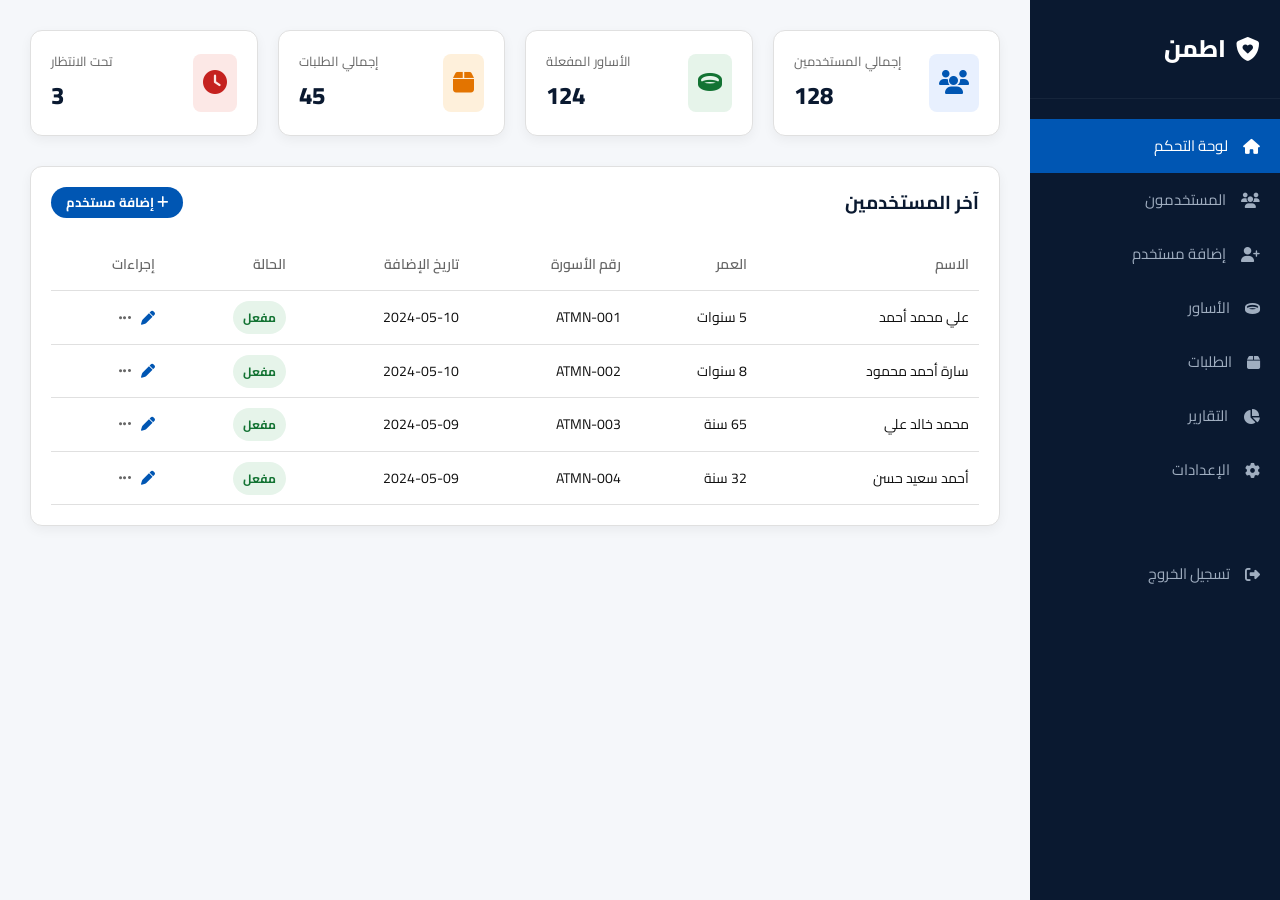
<file: admin/dashboard.html>
<!DOCTYPE html>
<html lang="ar" dir="rtl">
<head>
    <meta charset="UTF-8">
    <meta name="viewport" content="width=device-width, initial-scale=1.0">
    <title>Dashboard - لوحة التحكم</title>
    <link rel="stylesheet" href="../css/style.css">
    <link rel="stylesheet" href="https://cdnjs.cloudflare.com/ajax/libs/font-awesome/6.4.0/css/all.min.css">
</head>
<body>

    <div class="admin-layout">
        <!-- Sidebar -->
        <div class="sidebar">
            <div class="sidebar-logo">
                <i class="fa-solid fa-shield-heart"></i>
                اطمن
            </div>
            <div class="nav-menu">
                <a href="dashboard.html" class="nav-link active">
                    <i class="fa-solid fa-house"></i> لوحة التحكم
                </a>
                <a href="#" class="nav-link">
                    <i class="fa-solid fa-users"></i> المستخدمون
                </a>
                <a href="add-user.html" class="nav-link">
                    <i class="fa-solid fa-user-plus"></i> إضافة مستخدم
                </a>
                <a href="#" class="nav-link">
                    <i class="fa-solid fa-ring"></i> الأساور
                </a>
                <a href="#" class="nav-link">
                    <i class="fa-solid fa-box"></i> الطلبات
                </a>
                <a href="#" class="nav-link">
                    <i class="fa-solid fa-chart-pie"></i> التقارير
                </a>
                <a href="#" class="nav-link">
                    <i class="fa-solid fa-gear"></i> الإعدادات
                </a>
                <div style="margin-top: 50px;">
                    <a href="#" class="nav-link">
                        <i class="fa-solid fa-right-from-bracket"></i> تسجيل الخروج
                    </a>
                </div>
            </div>
        </div>

        <!-- Main Content -->
        <div class="main-content">
            
            <div class="stats-container">
                <div class="stat-box">
                    <div class="stat-icon" style="background: #e8f0fe; color: #0056b3;">
                        <i class="fa-solid fa-users"></i>
                    </div>
                    <div class="stat-info" style="text-align: left;">
                        <p>إجمالي المستخدمين</p>
                        <h2>128</h2>
                    </div>
                </div>
                <div class="stat-box">
                    <div class="stat-icon" style="background: #e6f4ea; color: #137333;">
                        <i class="fa-solid fa-ring"></i>
                    </div>
                    <div class="stat-info" style="text-align: left;">
                        <p>الأساور المفعلة</p>
                        <h2>124</h2>
                    </div>
                </div>
                <div class="stat-box">
                    <div class="stat-icon" style="background: #fef0db; color: #e37400;">
                        <i class="fa-solid fa-box"></i>
                    </div>
                    <div class="stat-info" style="text-align: left;">
                        <p>إجمالي الطلبات</p>
                        <h2>45</h2>
                    </div>
                </div>
                <div class="stat-box">
                    <div class="stat-icon" style="background: #fce8e6; color: #c5221f;">
                        <i class="fa-solid fa-clock"></i>
                    </div>
                    <div class="stat-info" style="text-align: left;">
                        <p>تحت الانتظار</p>
                        <h2>3</h2>
                    </div>
                </div>
            </div>

            <div class="data-table">
                <div class="table-header">
                    <h3>آخر المستخدمين</h3>
                    <a href="add-user.html" class="btn btn-primary" style="padding: 5px 15px; font-size: 13px;"><i class="fa-solid fa-plus"></i> إضافة مستخدم</a>
                </div>
                <table>
                    <thead>
                        <tr>
                            <th>الاسم</th>
                            <th>العمر</th>
                            <th>رقم الأسورة</th>
                            <th>تاريخ الإضافة</th>
                            <th>الحالة</th>
                            <th>إجراءات</th>
                        </tr>
                    </thead>
                    <tbody>
                        <tr>
                            <td>علي محمد أحمد</td>
                            <td>5 سنوات</td>
                            <td>ATMN-001</td>
                            <td>2024-05-10</td>
                            <td><span class="badge-green">مفعل</span></td>
                            <td>
                                <div class="action-icons">
                                    <i class="fa-solid fa-pen" style="color: #0056b3;"></i>
                                    <i class="fa-solid fa-ellipsis"></i>
                                </div>
                            </td>
                        </tr>
                        <tr>
                            <td>سارة أحمد محمود</td>
                            <td>8 سنوات</td>
                            <td>ATMN-002</td>
                            <td>2024-05-10</td>
                            <td><span class="badge-green">مفعل</span></td>
                            <td>
                                <div class="action-icons">
                                    <i class="fa-solid fa-pen" style="color: #0056b3;"></i>
                                    <i class="fa-solid fa-ellipsis"></i>
                                </div>
                            </td>
                        </tr>
                        <tr>
                            <td>محمد خالد علي</td>
                            <td>65 سنة</td>
                            <td>ATMN-003</td>
                            <td>2024-05-09</td>
                            <td><span class="badge-green">مفعل</span></td>
                            <td>
                                <div class="action-icons">
                                    <i class="fa-solid fa-pen" style="color: #0056b3;"></i>
                                    <i class="fa-solid fa-ellipsis"></i>
                                </div>
                            </td>
                        </tr>
                        <tr>
                            <td>أحمد سعيد حسن</td>
                            <td>32 سنة</td>
                            <td>ATMN-004</td>
                            <td>2024-05-09</td>
                            <td><span class="badge-green">مفعل</span></td>
                            <td>
                                <div class="action-icons">
                                    <i class="fa-solid fa-pen" style="color: #0056b3;"></i>
                                    <i class="fa-solid fa-ellipsis"></i>
                                </div>
                            </td>
                        </tr>
                    </tbody>
                </table>
            </div>

        </div>
    </div>

</body>
</html>
</file>
<file: css/style.css>
@import url('https://fonts.googleapis.com/css2?family=Cairo:wght@400;600;700;800;900&display=swap');

:root {
  --navy: #0a1930;
  --blue: #0056b3;
  --light-blue: #e8f0fe;
  --bg-color: #f5f7fa;
  --white: #ffffff;
  --text-dark: #111;
  --text-gray: #666;
  --border: #e0e0e0;
  --shadow: 0 4px 12px rgba(0,0,0,0.05);
}

* { margin: 0; padding: 0; box-sizing: border-box; font-family: 'Cairo', sans-serif; }
body { background-color: var(--bg-color); color: var(--text-dark); direction: rtl; line-height: 1.6; }
a { text-decoration: none; }
ul { list-style: none; }

.container { max-width: 1200px; margin: 0 auto; padding: 0 20px; }

/* Buttons */
.btn { display: inline-block; padding: 10px 25px; border-radius: 25px; font-weight: 700; font-size: 15px; cursor: pointer; text-align: center; border: none; }
.btn-primary { background-color: var(--blue); color: var(--white); }
.btn-primary:hover { background-color: #004494; }
.btn-outline { background-color: var(--white); color: var(--blue); border: 1px solid var(--border); box-shadow: 0 2px 5px rgba(0,0,0,0.02); }

/* Navbar */
.navbar { background: var(--white); padding: 15px 0; border-bottom: 1px solid var(--border); }
.nav-container { display: flex; justify-content: space-between; align-items: center; }
.logo { display: flex; align-items: center; gap: 8px; font-size: 24px; font-weight: 800; color: var(--navy); }
.logo i { color: var(--navy); }
.nav-links { display: flex; gap: 30px; }
.nav-links a { color: var(--text-dark); font-weight: 600; font-size: 14px; }
.nav-links a:hover { color: var(--blue); }

/* Hero */
.hero { background: var(--white); padding: 60px 0; }
.hero-wrapper { display: flex; align-items: center; justify-content: space-between; gap: 40px; }
.hero-text { flex: 1; }
.hero-text h1 { font-size: 42px; color: var(--navy); line-height: 1.3; margin-bottom: 15px; font-weight: 800; }
.hero-text p { color: var(--text-gray); font-size: 16px; margin-bottom: 30px; max-width: 400px; }
.hero-buttons { display: flex; gap: 15px; }
.hero-img { flex: 1; text-align: left; }
.hero-img img { max-width: 100%; border-radius: 20px; box-shadow: var(--shadow); }

/* Features */
.features-grid { display: flex; justify-content: space-between; padding: 40px 0; background: var(--white); border-bottom: 1px solid var(--border); }
.feature-item { text-align: center; max-width: 200px; }
.feature-icon { color: var(--blue); font-size: 28px; margin-bottom: 10px; }
.feature-item h3 { font-size: 16px; color: var(--navy); margin-bottom: 5px; font-weight: 700; }
.feature-item p { font-size: 13px; color: var(--text-gray); }

/* How it works */
.section-title { text-align: center; margin-bottom: 40px; }
.section-title h2 { color: var(--navy); font-size: 28px; font-weight: 800; }
.section-title p { color: var(--text-gray); font-size: 15px; }

.steps { display: flex; justify-content: center; align-items: center; gap: 20px; margin-bottom: 40px; }
.step { text-align: center; width: 180px; }
.step-circle { width: 80px; height: 80px; background: var(--white); border-radius: 50%; display: flex; align-items: center; justify-content: center; font-size: 30px; margin: 0 auto 15px; border: 1px solid var(--border); position: relative; }
.step-number { position: absolute; bottom: -5px; right: 0; background: var(--blue); color: var(--white); width: 24px; height: 24px; border-radius: 50%; font-size: 12px; display: flex; align-items: center; justify-content: center; font-weight: bold; }
.step-arrow { color: #ccc; font-size: 20px; margin-top: -30px; }

.bracelet-banner { background: var(--navy); border-radius: 20px; padding: 40px; display: flex; align-items: center; justify-content: space-between; margin-bottom: 60px; }
.bracelet-img { width: 300px; }
.bracelet-text { text-align: right; color: var(--white); }
.bracelet-text h3 { font-size: 24px; margin-bottom: 10px; }
.bracelet-text p { color: #a0aec0; margin-bottom: 20px; font-size: 14px; }

/* Target Audience */
.audience-grid { display: flex; justify-content: center; gap: 20px; flex-wrap: wrap; margin-bottom: 60px; }
.audience-card { background: var(--white); border-radius: 16px; padding: 20px; text-align: center; width: 180px; box-shadow: var(--shadow); border: 1px solid var(--border); }
.audience-card img { width: 100%; border-radius: 12px; margin-bottom: 15px; aspect-ratio: 1; object-fit: cover; }
.audience-card h3 { color: var(--navy); font-size: 15px; font-weight: 700; }

/* Admin Dashboard & Form */
.admin-layout { display: flex; min-height: 100vh; background: var(--bg-color); }
.sidebar { width: 250px; background: var(--navy); color: var(--white); display: flex; flex-direction: column; }
.sidebar-logo { padding: 30px 20px; display: flex; align-items: center; gap: 10px; font-size: 24px; font-weight: 800; border-bottom: 1px solid rgba(255,255,255,0.05); }
.nav-menu { padding: 20px 0; }
.nav-link { display: flex; align-items: center; gap: 15px; padding: 15px 20px; color: #a0aec0; transition: 0.2s; font-size: 15px; }
.nav-link.active, .nav-link:hover { background: var(--blue); color: var(--white); }
.main-content { flex: 1; padding: 30px; overflow-y: auto; }

.stats-container { display: flex; gap: 20px; margin-bottom: 30px; }
.stat-box { background: var(--white); padding: 20px; border-radius: 12px; flex: 1; box-shadow: var(--shadow); border: 1px solid var(--border); display: flex; align-items: center; justify-content: space-between; }
.stat-info p { font-size: 13px; color: var(--text-gray); margin-bottom: 5px; }
.stat-info h2 { font-size: 24px; color: var(--navy); font-weight: 800; }
.stat-icon { font-size: 24px; padding: 10px; border-radius: 8px; }

.data-table { background: var(--white); border-radius: 12px; padding: 20px; box-shadow: var(--shadow); border: 1px solid var(--border); }
.table-header { display: flex; justify-content: space-between; align-items: center; margin-bottom: 20px; }
.table-header h3 { color: var(--navy); }
table { width: 100%; border-collapse: collapse; }
th, td { text-align: right; padding: 15px 10px; border-bottom: 1px solid var(--border); font-size: 14px; }
th { color: var(--text-gray); font-weight: 600; }
.badge-green { background: #e6f4ea; color: #137333; padding: 5px 10px; border-radius: 20px; font-size: 12px; font-weight: bold; }
.action-icons { display: flex; gap: 10px; }
.action-icons i { color: var(--text-gray); cursor: pointer; }

/* Add User Form */
.form-card { background: var(--white); border-radius: 12px; padding: 30px; box-shadow: var(--shadow); max-width: 800px; border: 1px solid var(--border); }
.form-title { color: var(--navy); font-size: 18px; margin-bottom: 20px; border-bottom: 1px solid var(--border); padding-bottom: 10px; font-weight: 800; }
.form-grid { display: grid; grid-template-columns: 1fr 2fr; gap: 30px; }
.upload-box { border: 1px dashed var(--border); border-radius: 12px; display: flex; flex-direction: column; align-items: center; justify-content: center; height: 150px; color: var(--blue); cursor: pointer; }
.form-group { margin-bottom: 15px; }
.form-group label { display: block; font-size: 13px; color: var(--text-gray); margin-bottom: 5px; }
.form-control { width: 100%; border: 1px solid var(--border); border-radius: 6px; padding: 10px; font-size: 14px; outline: none; background: #fafafa; }
.form-row { display: flex; gap: 15px; }
.form-row .form-group { flex: 1; }

/* Profile Scan Result */
.profile-page { background: var(--bg-color); min-height: 100vh; padding-top: 20px; }
.profile-card { background: var(--white); max-width: 450px; margin: 0 auto; border-radius: 20px; box-shadow: var(--shadow); overflow: hidden; padding: 20px; border: 1px solid var(--border); }
.profile-header { display: flex; justify-content: space-between; align-items: center; margin-bottom: 20px; }
.lang-select { background: #f0f0f0; border: none; padding: 5px 10px; border-radius: 20px; font-size: 12px; }
.profile-info { text-align: center; margin-bottom: 20px; }
.profile-img { width: 80px; height: 80px; border-radius: 50%; margin-bottom: 10px; }
.profile-info h2 { font-size: 20px; color: var(--navy); }
.profile-info p { color: var(--text-gray); font-size: 14px; }

.alert-danger { background: #ffebee; border-radius: 12px; padding: 15px; margin-bottom: 20px; }
.alert-title { color: #c62828; font-weight: 700; font-size: 14px; margin-bottom: 5px; }
.alert-list { list-style: disc inside; color: #c62828; font-size: 13px; }

.info-box { margin-bottom: 20px; }
.info-title { font-size: 14px; color: var(--navy); font-weight: 700; margin-bottom: 10px; }
.info-flex { display: flex; gap: 20px; }
.info-col { flex: 1; background: #f8f9fa; padding: 10px; border-radius: 8px; font-size: 13px; border: 1px solid var(--border); }

.emergency-list { background: #f8f9fa; border-radius: 8px; padding: 10px; border: 1px solid var(--border); }
.emergency-item { display: flex; justify-content: space-between; align-items: center; padding: 10px 0; border-bottom: 1px solid var(--border); }
.emergency-item:last-child { border: none; }
.emer-text strong { display: block; font-size: 14px; color: var(--navy); }
.emer-text span { font-size: 12px; color: var(--text-gray); }
.emer-btn { background: #34a853; color: white; width: 35px; height: 35px; border-radius: 50%; display: flex; justify-content: center; align-items: center; }

/* Responsive adjustments */
@media (max-width: 768px) {
  .hero-wrapper { flex-direction: column; text-align: center; }
  .hero-img { text-align: center; }
  .nav-links { display: none; }
  .features-grid { flex-wrap: wrap; justify-content: center; gap: 20px; }
  .steps { flex-direction: column; }
  .step-arrow { transform: rotate(90deg); margin: 0; }
  .bracelet-banner { flex-direction: column; text-align: center; }
  .bracelet-text { text-align: center; margin-top: 20px; }
  .admin-layout { flex-direction: column; }
  .sidebar { width: 100%; flex-direction: row; overflow-x: auto; }
  .nav-menu { display: flex; padding: 0; }
  .stats-container { flex-direction: column; }
  .form-grid { grid-template-columns: 1fr; }
}
</file>
